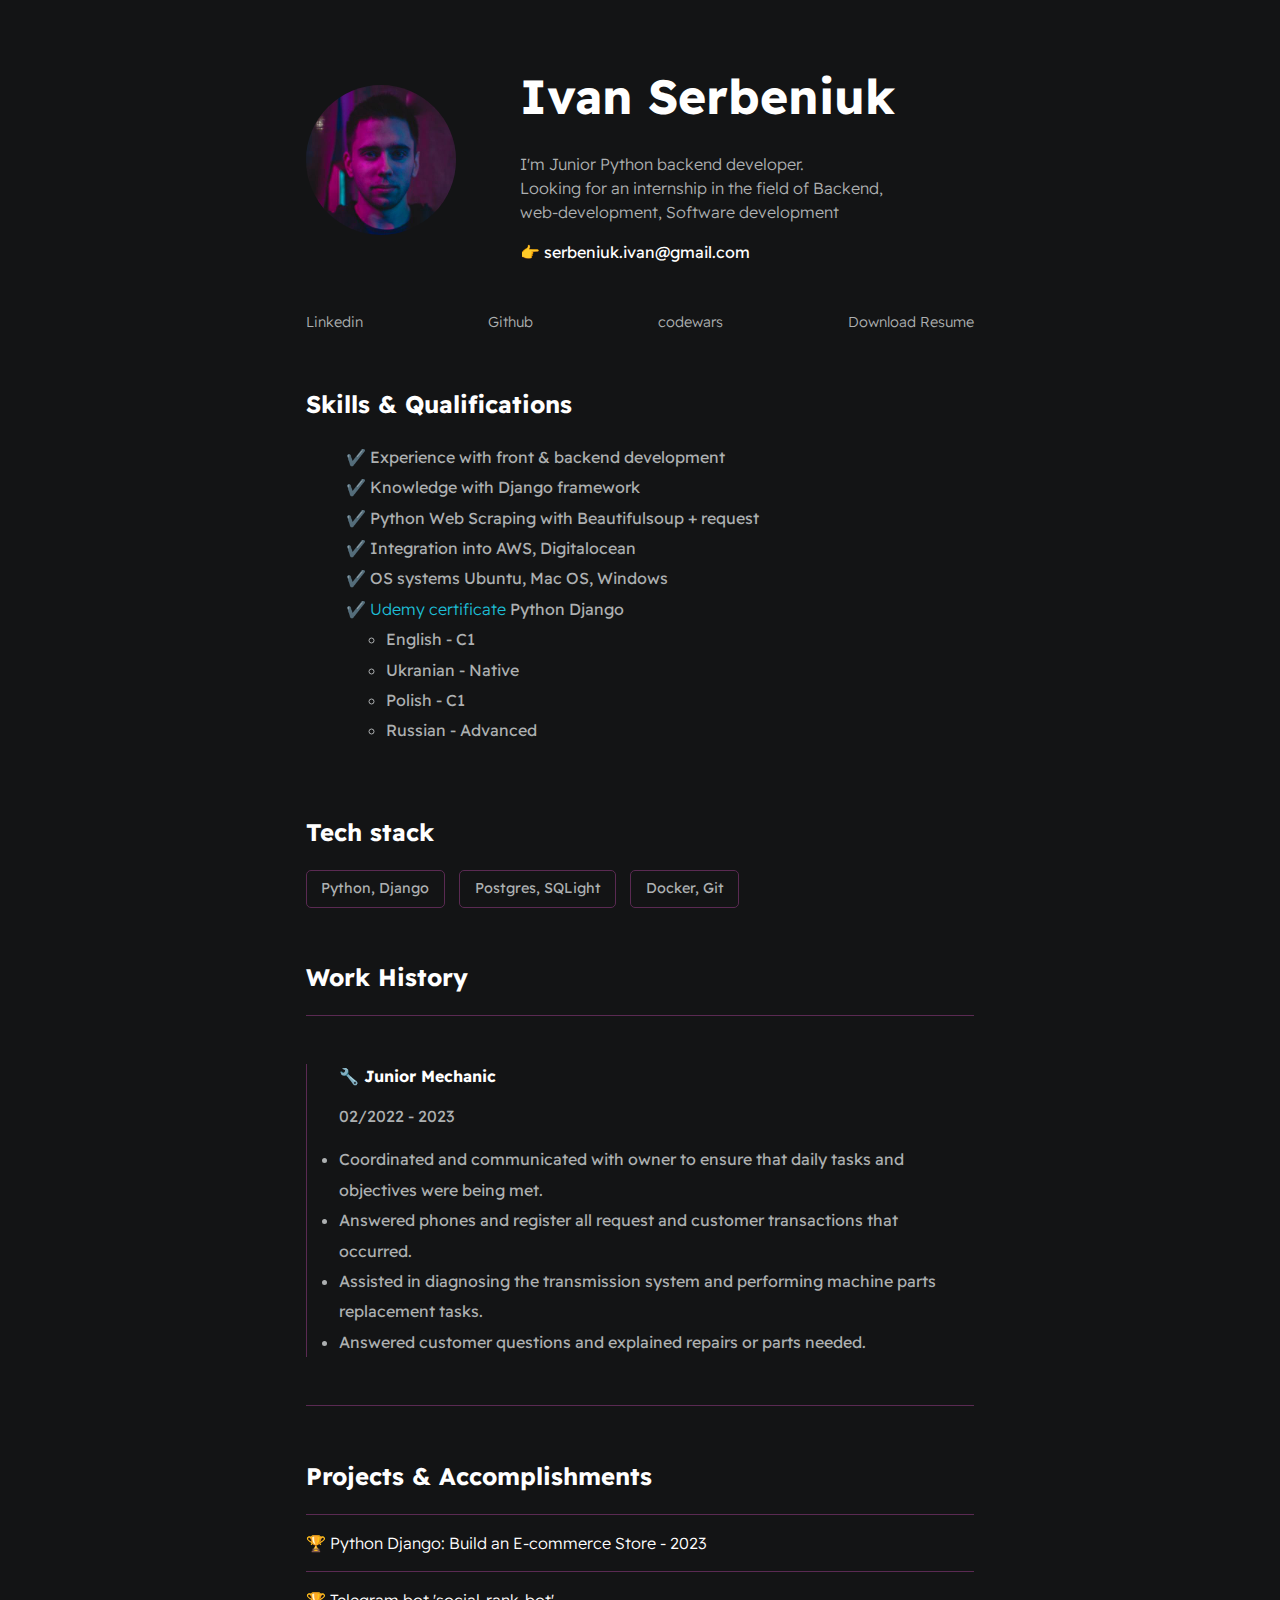
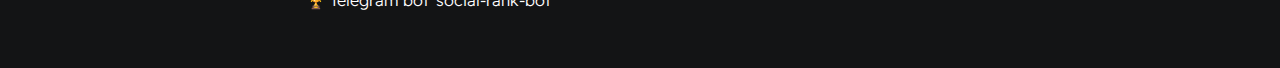
<file: index.html>
<!DOCTYPE html>
<html>
    <head>
        <meta charset="utf-8">
        <meta http-equiv="X-UA-Compatible" content="IE=edge">
        <title>Ivan Serbeniuk</title>
        <meta name="description" content="">
        <meta name="viewport" content="width=device-width, initial-scale=1">
        <link rel="stylesheet" href="./styles/style.css">
    </head>
    <body>
        <div id="container--main">

            <section id="wrapper--hero" class="section--page">
                <img id="profile-pic" src="./assets/images/low_portrait.jpeg"> <!--./assets/images/profile_pic.JPG-->

                <div>
                    <h1 id="user-name">Ivan Serbeniuk</h1>
                    <p id="bio">I'm Junior Python backend developer. <br> Looking for an internship in the field of Backend, <br>web-development, Software development </p>
                    <p id="email">👉 serbeniuk.ivan@gmail.com</p>
                </div>  
            </section>

            <section class="section--page">

                <div id="socials--list">
                    <a href="https://www.linkedin.com/in/serbeniuk-ivan-30107b1b3/" target="_blank">Linkedin</a>
                    <a href="https://github.com/IvanSerbeniuk" target="_blank">Github</a>
                    <a href="https://www.codewars.com/users/Ivan_integral" target="_blank">codewars</a>
                    <a href="./assets/Ivan_Serbeniuk.pdf" target="_blank">Download Resume</a>  <!--"./assets/resume.pdf"-->
                </div>
            </section>

            <section class="section--page">
                <h2>Skills & Qualifications</h2>
                <ul id="qualifications--list">
                    <li>✔️ Experience with front & backend development</li>
                    <li>✔️ Knowledge with Django framework</li>
                    <li>✔️ Python Web Scraping with Beautifulsoup + request</li>
                    <li>✔️ Integration into AWS, Digitalocean</li>
                    <li>✔️ OS systems Ubuntu, Mac OS, Windows </li>
                    <li>✔️ <a href="https://www.udemy.com/certificate/UC-cdfca635-1697-49e4-b19e-b7eba864b633/">Udemy certificate</a> Python Django</li>
                        <ul>
                            <li>English - C1</li>
                            <li>Ukranian - Native</li>
                            <li>Polish - C1</li>
                            <li>Russian - Advanced</li>
                        </ul>
                </ul>
            </section>  

            <section class="section--page">
                <h2>Tech stack</h2>
            
                <div id="wrapper--techstack__items">
                    <div class="card--techstack"><span>Python, Django</span></div>
                    <div class="card--techstack"><span>Postgres, SQLight</span></div>
                    <div class="card--techstack"><span>Docker, Git</span></div>
                </div>
            </section>

            <section id="work-history-wrapper" class="section--page">
                <h2>Work History</h2>
            
                <div class="line-break"></div>
                <div class="card--work-history">
                    <strong>🔧 Junior Mechanic </strong>
                    <p>02/2022 - 2023</p>
                        <li>Coordinated and communicated with owner to ensure that daily tasks and objectives were being met.</li>
                        <li>Answered phones and register all request and customer transactions that occurred.</li>
                        <li>Assisted in diagnosing the transmission system and performing machine parts replacement tasks.</li>
                        <li>Answered customer questions and explained repairs or parts needed.</li>
                </div>
            
                <div class="line-break"></div>
            
            </section>
            <section class="section--page">
                <h2>Projects & Accomplishments</h2>
            
                <div class="card--project">
                    <a href="project.html"><span>🏆 </span>Python Django: Build an E-commerce Store - 2023</a>
                </div>
            
                <div class="card--project">
                    <a href="bot.html" ><span>🏆 </span>Telegram bot 'social-rank-bot'</a>
                </div>
            
            </section>

        </div>

    </body>
</html>
</file>
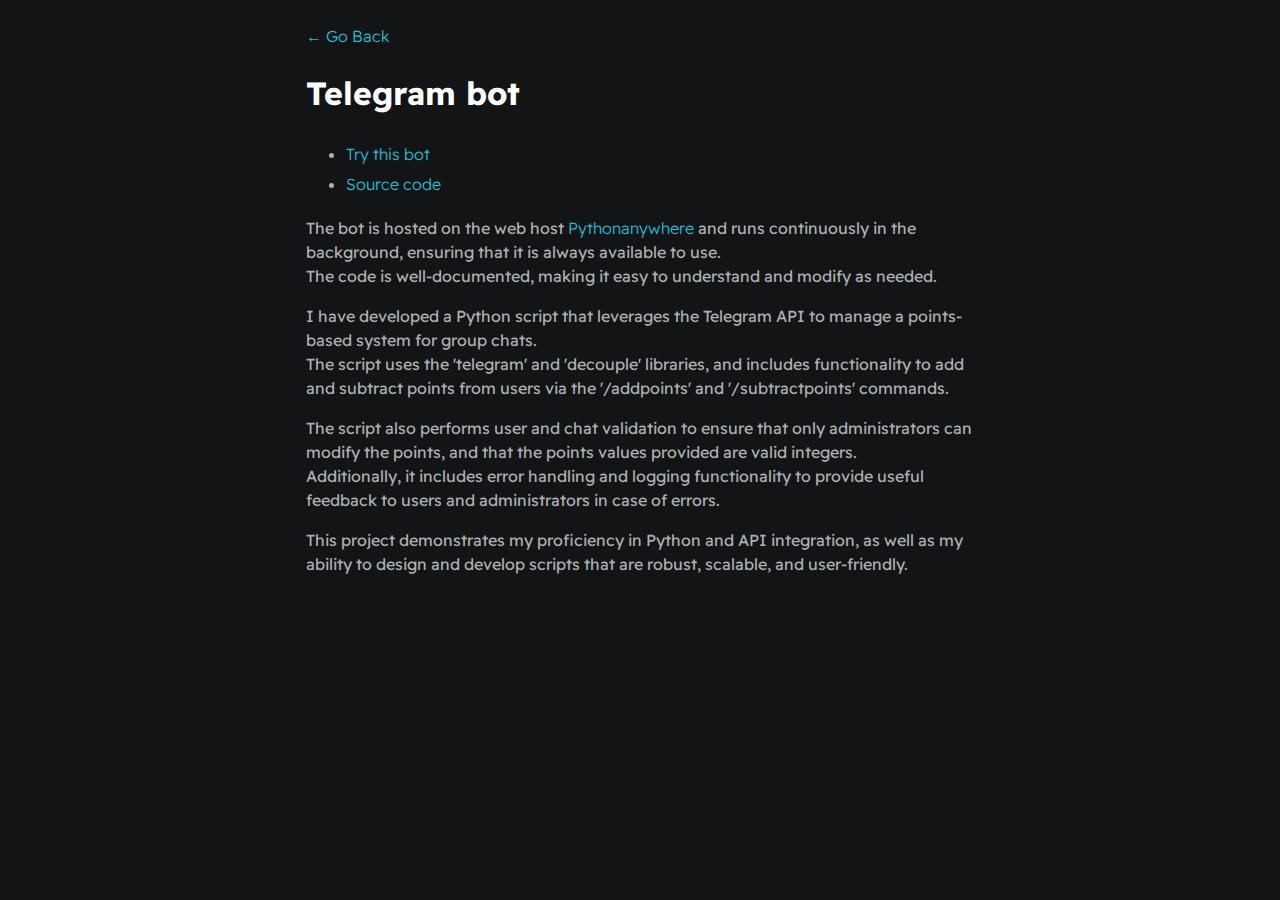
<file: bot.html>
<!DOCTYPE html>
<html>
    <head>
        <meta charset="utf-8">
        <meta http-equiv="X-UA-Compatible" content="IE=edge">
        <title>Ivan Serbeniuk</title>
        <meta name="description" content="">
        <meta name="viewport" content="width=device-width, initial-scale=1">
        <link rel="stylesheet" href="./styles/style.css">
    </head>
    <body>
        <div id="container--main">
            <a href="index.html">&#x2190; Go Back</a>
            <h1>Telegram bot</h1>

            <ul>
                <li><a href="https://t.me/social_rank_bot">Try this bot</a></li>
                <li><a href="https://github.com/IvanSerbeniuk/social-rank-bot">Source code</a></li>
            </ul>
            <p >The bot is hosted on the web host <a href="https://www.pythonanywhere.com/">Pythonanywhere</a> and runs continuously in the background, ensuring that it is always available to use.<br> The code is well-documented, making it easy to understand and modify as needed. </p>

            <p>I have developed a Python script that leverages the Telegram API to manage a points-based system for group chats. <br> The script uses the 'telegram' and 'decouple' libraries, and includes functionality to add and subtract points from users via the '/addpoints' and '/subtractpoints' commands.</p>

            <p>The script also performs user and chat validation to ensure that only administrators can modify the points, and that the points values provided are valid integers.<br> Additionally, it includes error handling and logging functionality to provide useful feedback to users and administrators in case of errors.</p>

            <p>This project demonstrates my proficiency in Python and API integration, as well as my ability to design and develop scripts that are robust, scalable, and user-friendly.</p>
        </div>
    </body>
</html>
</file>
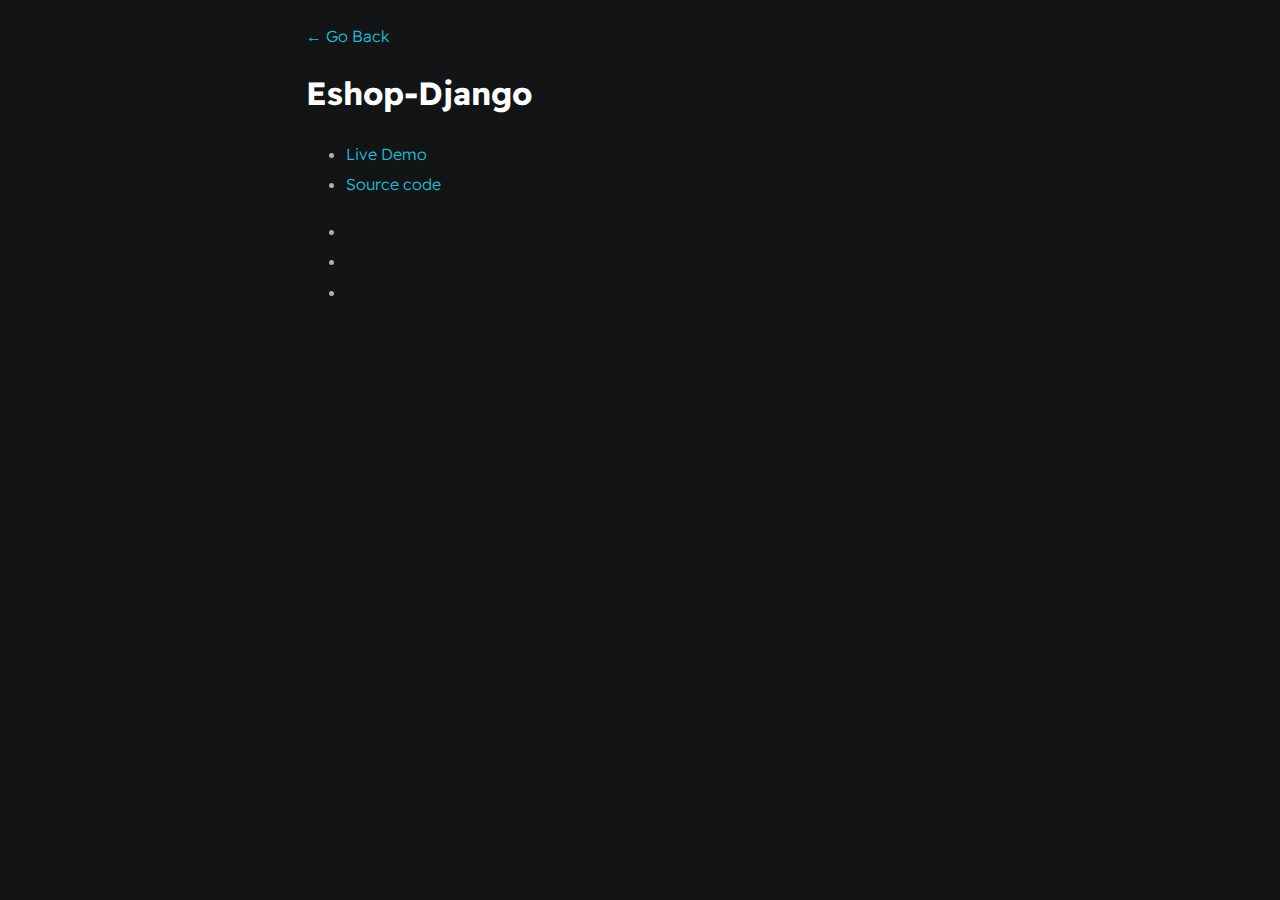
<file: project.html>
<!DOCTYPE html>
<html>
    <head>
        <meta charset="utf-8">
        <meta http-equiv="X-UA-Compatible" content="IE=edge">
        <title>Ivan Serbeniuk</title>
        <meta name="description" content="">
        <meta name="viewport" content="width=device-width, initial-scale=1">
        <link rel="stylesheet" href="./styles/style.css">
    </head>
    <body>
        <div id="container--main">
            <a href="index.html">&#x2190; Go Back</a>
            <h1>Eshop-Django</h1>

            <ul>
                <li><a href="https://ivan.projectsite.uk/">Live Demo</a></li>
                <li><a href="https://github.com/IvanSerbeniuk/Eshop-Django">Source code</a></li>
            </ul>
            <p></p>

            <p></p>

            <ul>
                <li></li>
                <li></li>
                <li></li>
            </ul>
        </div>
    </body>
</html>
</file>
<file: styles/style.css>
@import url('https://fonts.googleapis.com/css2?family=Readex+Pro:wght@300;400;500;600;700&display=swap');

:root{
    --mainTextColor-light:#000;
    --secondaryTextColor-light:rgb(51 51 51);
    --mainLinkColor-light:#0da2b8;
    --mainBorderColor-light:rgb(199, 105, 199);
    --mainBgColor-light:rgb(249, 250,251);

    --mainTextColor-dark:#fff;
    --secondaryTextColor-dark:#adb0b1;
    --mainLinkColor-dark:rgb(30, 190,214);
    --mainBorderColor-dark:#5a2a52;
    --mainBgColor-dark:#131415;

    --mainTextColor:var(--mainTextColor-dark);
    --secondaryTextColor:var(--secondaryTextColor-dark);
    --mainLinkColor:var(--mainLinkColor-dark);
    --mainBorderColor:var(--mainBorderColor-dark);
    --mainBgColor:var(--mainBgColor-dark);


}

*{
    font-family: 'Readex Pro';
    line-height: 1.5em;
    box-sizing: border-box;
    color: var(--mainTextColor);

}

body{
    background-color: var(--mainBgColor);            
}

p, span, li{
    color: var(--secondaryTextColor);
    font-size: 1em;
}

a{
    text-decoration: none;
    color: var(--mainLinkColor);
    font-weight: 500;
}

li{
    line-height: 1.9em;
}

#container--main{
    max-width: 700px;
    margin: 0 auto;
    padding: 1em;
}

.section--page{
    padding-top: 1em;
    padding-bottom: 1em;
}

#wrapper--hero{
    display: flex;
    align-items: center;
    gap: 4em;
}

#bio, a{
    font-weight: 300;
}

#user-name{
    font-size: 48px;
    line-height: 1em;
}

#profile-pic{
    width: 150px;
    height: 150px;
    object-fit: cover;
    border-radius: 50%;
}

#email{
    color: var(--mainTextColor);
}

#socials--list{
    display: flex;
    justify-content: space-between;
    column-gap: 1em;
    flex-wrap: wrap;
}

#socials--list a{
    font-weight: 300;
    color: var(--secondaryTextColor);
    font-size: 0.9em;
    transition: 0.3s;
}

#socials--list a:hover{
    font-weight: 100;
    color: var(--mainLinkColor);
    font-size: 0.9em;
}

#qualifications--list{
    list-style: none;
}

#wrapper--techstack__items{
    display: flex;
    flex-wrap: wrap;
    gap: 1em;
    font-size: 0.9em;
}

.card--techstack{
    border: 1px solid var(--mainBorderColor);
    border-radius: 5px;
    padding: 0.5em 1em;
    align-items: center;
}

.card--work-history{
    border-left: 1px solid var(--mainBorderColor);
    margin-top: 3em;
    margin-bottom: 3em;
    padding-left: 2em;
}

.line-break{
    background-color: var(--mainBorderColor);
    height: 1px;
}

.card--project{
    padding-top: 1em;
    padding-bottom: 1em;
    border-top: 1px solid var(--mainBorderColor);
}


.card--project a{
    color: var(--mainTextColor);

    transition: 0.3s;
}

.card--project a:hover{
    color: rgb(30, 190,214);

}

@media(max-width:600px){

    .section--page{
        padding-top: 1em;
        padding-bottom: 1em;
    }

    #wrapper--hero{
        gap: 1em;
        flex-direction: column;
    }

    #profile-pic{
        width: 200px;
        height: 200px;
    }


    .card--work-history{
        border-left: none;
        padding-left: 0;
    }
}
</file>
